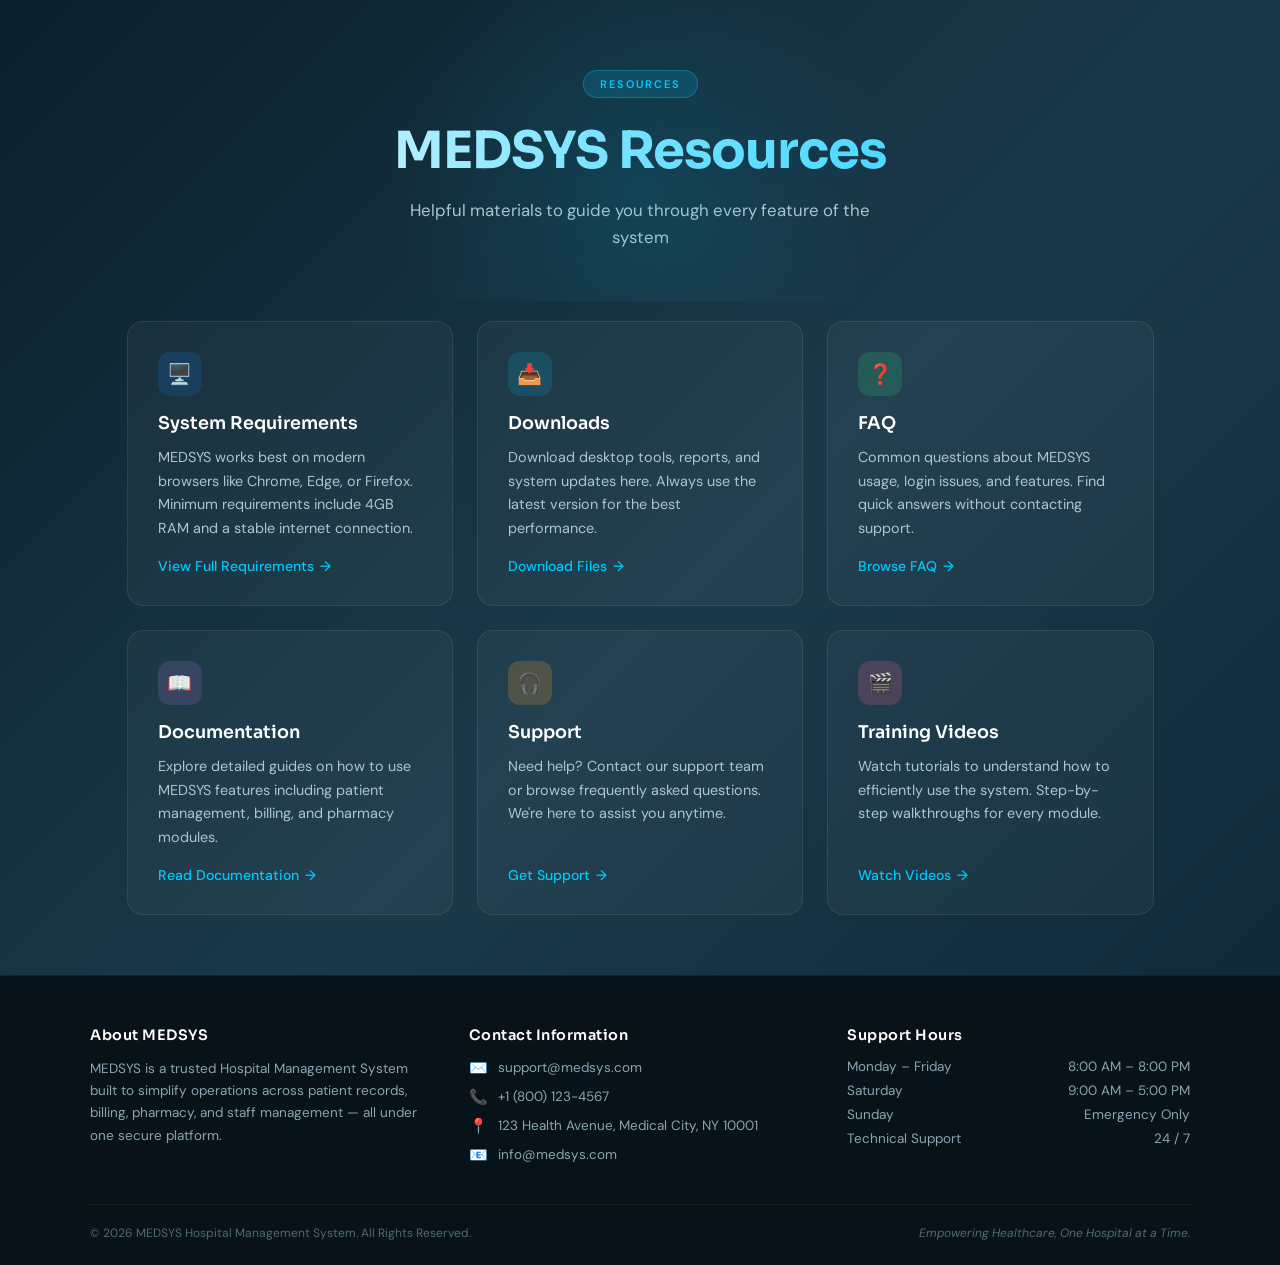
<file: templates/resources.html>
<!DOCTYPE html>
<html lang="en">
<head>
    <meta charset="UTF-8">
    <meta name="viewport" content="width=device-width, initial-scale=1.0">
    <title>MEDSYS - Resources</title>
    <link href="https://fonts.googleapis.com/css2?family=Sora:wght@300;400;600;700&family=DM+Sans:wght@400;500&display=swap" rel="stylesheet">
    <style>
        :root {
            --navy: #0b1f2a;
            --blue-dark: #0d47a1;
            --blue-mid: #1565c0;
            --blue-light: #1e88e5;
            --accent: #00c9ff;
            --accent2: #38ef7d;
            --white: #ffffff;
            --gray-light: #f0f4f8;
            --gray-text: #b0c4ce;
            --card-bg: rgba(255,255,255,0.05);
        }

        * { margin: 0; padding: 0; box-sizing: border-box; }

        body {
            font-family: 'DM Sans', sans-serif;
            background: linear-gradient(135deg, #0b1f2a 0%, #1a3a4a 50%, #0d2535 100%);
            color: var(--white);
            min-height: 100vh;
            display: flex;
            flex-direction: column;
        }

        /* ── HEADER ── */
        .header {
            text-align: center;
            padding: 70px 20px 50px;
            position: relative;
            overflow: hidden;
        }

        .header::before {
            content: '';
            position: absolute;
            top: -60px; left: 50%;
            transform: translateX(-50%);
            width: 500px; height: 500px;
            background: radial-gradient(circle, rgba(0,201,255,0.12) 0%, transparent 70%);
            pointer-events: none;
        }

        .header .badge {
            display: inline-block;
            background: rgba(0,201,255,0.15);
            border: 1px solid rgba(0,201,255,0.3);
            color: var(--accent);
            font-size: 11px;
            font-weight: 600;
            letter-spacing: 2px;
            text-transform: uppercase;
            padding: 6px 16px;
            border-radius: 20px;
            margin-bottom: 20px;
        }

        .header h1 {
            font-family: 'Sora', sans-serif;
            font-size: clamp(2rem, 5vw, 3.2rem);
            font-weight: 700;
            letter-spacing: -1px;
            margin-bottom: 14px;
            background: linear-gradient(90deg, #ffffff, #00c9ff);
            -webkit-background-clip: text;
            -webkit-text-fill-color: transparent;
            background-clip: text;
        }

        .header p {
            font-size: 1.05rem;
            color: var(--gray-text);
            max-width: 480px;
            margin: 0 auto;
            line-height: 1.6;
        }

        /* ── GRID ── */
        .content {
            max-width: 1100px;
            margin: 0 auto;
            padding: 20px 30px 60px;
            flex: 1;
        }

        .grid {
            display: grid;
            grid-template-columns: repeat(auto-fill, minmax(300px, 1fr));
            gap: 24px;
        }

        /* ── CARDS ── */
        .box {
            background: rgba(255,255,255,0.04);
            border: 1px solid rgba(255,255,255,0.08);
            border-radius: 16px;
            padding: 30px;
            transition: transform 0.3s ease, border-color 0.3s ease, background 0.3s ease;
            position: relative;
            overflow: hidden;
            display: flex;
            flex-direction: column;
            gap: 12px;
        }

        .box::before {
            content: '';
            position: absolute;
            top: 0; left: 0;
            width: 100%; height: 3px;
            background: linear-gradient(90deg, var(--accent), var(--blue-light));
            opacity: 0;
            transition: opacity 0.3s ease;
        }

        .box:hover {
            transform: translateY(-6px);
            border-color: rgba(0,201,255,0.25);
            background: rgba(255,255,255,0.07);
        }

        .box:hover::before {
            opacity: 1;
        }

        .box-icon {
            width: 44px; height: 44px;
            border-radius: 12px;
            display: flex; align-items: center; justify-content: center;
            font-size: 20px;
            margin-bottom: 4px;
        }

        .icon-blue   { background: rgba(21,101,192,0.25); }
        .icon-teal   { background: rgba(0,201,255,0.15); }
        .icon-green  { background: rgba(56,239,125,0.15); }
        .icon-purple { background: rgba(149,117,205,0.2); }
        .icon-orange { background: rgba(255,167,38,0.2); }
        .icon-pink   { background: rgba(240,98,146,0.2); }

        .box h2 {
            font-family: 'Sora', sans-serif;
            font-size: 1.1rem;
            font-weight: 600;
            color: var(--white);
        }

        .box p {
            font-size: 0.9rem;
            color: var(--gray-text);
            line-height: 1.65;
            flex: 1;
        }

        .box a {
            display: inline-flex;
            align-items: center;
            gap: 6px;
            color: var(--accent);
            font-size: 0.88rem;
            font-weight: 500;
            text-decoration: none;
            margin-top: 4px;
            transition: gap 0.2s ease;
        }

        .box a:hover { gap: 10px; }
        .box a::after { content: '→'; }

        /* ── FOOTER ── */
        .footer-main {
            background: #071318;
            color: var(--gray-text);
            padding: 50px 30px 24px;
            font-size: 13.5px;
            border-top: 1px solid rgba(255,255,255,0.06);
        }

        .footer-grid {
            display: grid;
            grid-template-columns: repeat(auto-fit, minmax(240px, 1fr));
            gap: 36px;
            max-width: 1100px;
            margin: 0 auto;
        }

        .footer-col h4 {
            color: var(--white);
            font-family: 'Sora', sans-serif;
            font-size: 0.9rem;
            font-weight: 600;
            letter-spacing: 0.5px;
            margin-bottom: 14px;
        }

        .footer-col p { color: #8aa5b2; line-height: 1.65; }

        .info-item {
            display: flex; align-items: center;
            gap: 10px;
            margin-bottom: 9px;
            color: #8aa5b2;
        }

        .icon { font-size: 15px; }

        .footer-hours .row {
            display: flex;
            justify-content: space-between;
            margin-bottom: 7px;
            color: #8aa5b2;
        }

        .footer-divider {
            border: none;
            border-top: 1px solid rgba(255,255,255,0.06);
            margin: 30px auto 20px;
            max-width: 1100px;
        }

        .footer-bottom {
            display: flex;
            justify-content: space-between;
            flex-wrap: wrap;
            gap: 8px;
            font-size: 12px;
            color: #506a76;
            max-width: 1100px;
            margin: 0 auto;
        }

        .footer-tagline { font-style: italic; }

        /* ── ANIMATIONS ── */
        @keyframes fadeUp {
            from { opacity: 0; transform: translateY(24px); }
            to   { opacity: 1; transform: translateY(0); }
        }

        .box {
            animation: fadeUp 0.5s ease both;
        }
        .box:nth-child(1) { animation-delay: 0.05s; }
        .box:nth-child(2) { animation-delay: 0.12s; }
        .box:nth-child(3) { animation-delay: 0.19s; }
        .box:nth-child(4) { animation-delay: 0.26s; }
        .box:nth-child(5) { animation-delay: 0.33s; }
        .box:nth-child(6) { animation-delay: 0.40s; }
    </style>
</head>
<body>

<div class="header">
    <div class="badge">Resources</div>
    <h1>MEDSYS Resources</h1>
    <p>Helpful materials to guide you through every feature of the system</p>
</div>

<div class="content">
    <div class="grid">

        <div class="box">
            <div class="box-icon icon-blue">🖥️</div>
            <h2>System Requirements</h2>
            <p>MEDSYS works best on modern browsers like Chrome, Edge, or Firefox. Minimum requirements include 4GB RAM and a stable internet connection.</p>
            <a href="/sysreq">View Full Requirements</a>
        </div>

        <div class="box" id="downloads">
            <div class="box-icon icon-teal">📥</div>
            <h2>Downloads</h2>
            <p>Download desktop tools, reports, and system updates here. Always use the latest version for the best performance.</p>
            <a href="#">Download Files</a>
        </div>

        <div class="box" id="faq">
            <div class="box-icon icon-green">❓</div>
            <h2>FAQ</h2>
            <p>Common questions about MEDSYS usage, login issues, and features. Find quick answers without contacting support.</p>
            <a href="#">Browse FAQ</a>
        </div>

        <div class="box" id="documentation">
            <div class="box-icon icon-purple">📖</div>
            <h2>Documentation</h2>
            <p>Explore detailed guides on how to use MEDSYS features including patient management, billing, and pharmacy modules.</p>
            <a href="/documentation">Read Documentation</a>
        </div>

        <div class="box" id="support">
            <div class="box-icon icon-orange">🎧</div>
            <h2>Support</h2>
            <p>Need help? Contact our support team or browse frequently asked questions. We're here to assist you anytime.</p>
            <a href="/support">Get Support</a>
        </div>

        <div class="box">
            <div class="box-icon icon-pink">🎬</div>
            <h2>Training Videos</h2>
            <p>Watch tutorials to understand how to efficiently use the system. Step-by-step walkthroughs for every module.</p>
            <a href="#">Watch Videos</a>
        </div>

    </div>
</div>

<footer class="footer-main">
    <div class="footer-grid">
        <div class="footer-col">
            <h4>About MEDSYS</h4>
            <p>MEDSYS is a trusted Hospital Management System built to simplify operations across patient records, billing, pharmacy, and staff management — all under one secure platform.</p>
        </div>
        <div class="footer-col">
            <h4>Contact Information</h4>
            <div class="info-item"><span class="icon">✉️</span><span>support@medsys.com</span></div>
            <div class="info-item"><span class="icon">📞</span><span>+1 (800) 123-4567</span></div>
            <div class="info-item"><span class="icon">📍</span><span>123 Health Avenue, Medical City, NY 10001</span></div>
            <div class="info-item"><span class="icon">📧</span><span>info@medsys.com</span></div>
        </div>
        <div class="footer-col">
            <h4>Support Hours</h4>
            <div class="footer-hours">
                <div class="row"><span>Monday – Friday</span><span>8:00 AM – 8:00 PM</span></div>
                <div class="row"><span>Saturday</span><span>9:00 AM – 5:00 PM</span></div>
                <div class="row"><span>Sunday</span><span>Emergency Only</span></div>
                <div class="row"><span>Technical Support</span><span>24 / 7</span></div>
            </div>
        </div>
    </div>
    <hr class="footer-divider">
    <div class="footer-bottom">
        <span>© 2026 MEDSYS Hospital Management System. All Rights Reserved.</span>
        <span class="footer-tagline">Empowering Healthcare, One Hospital at a Time.</span>
    </div>
</footer>

</body>
</html>
</file>
